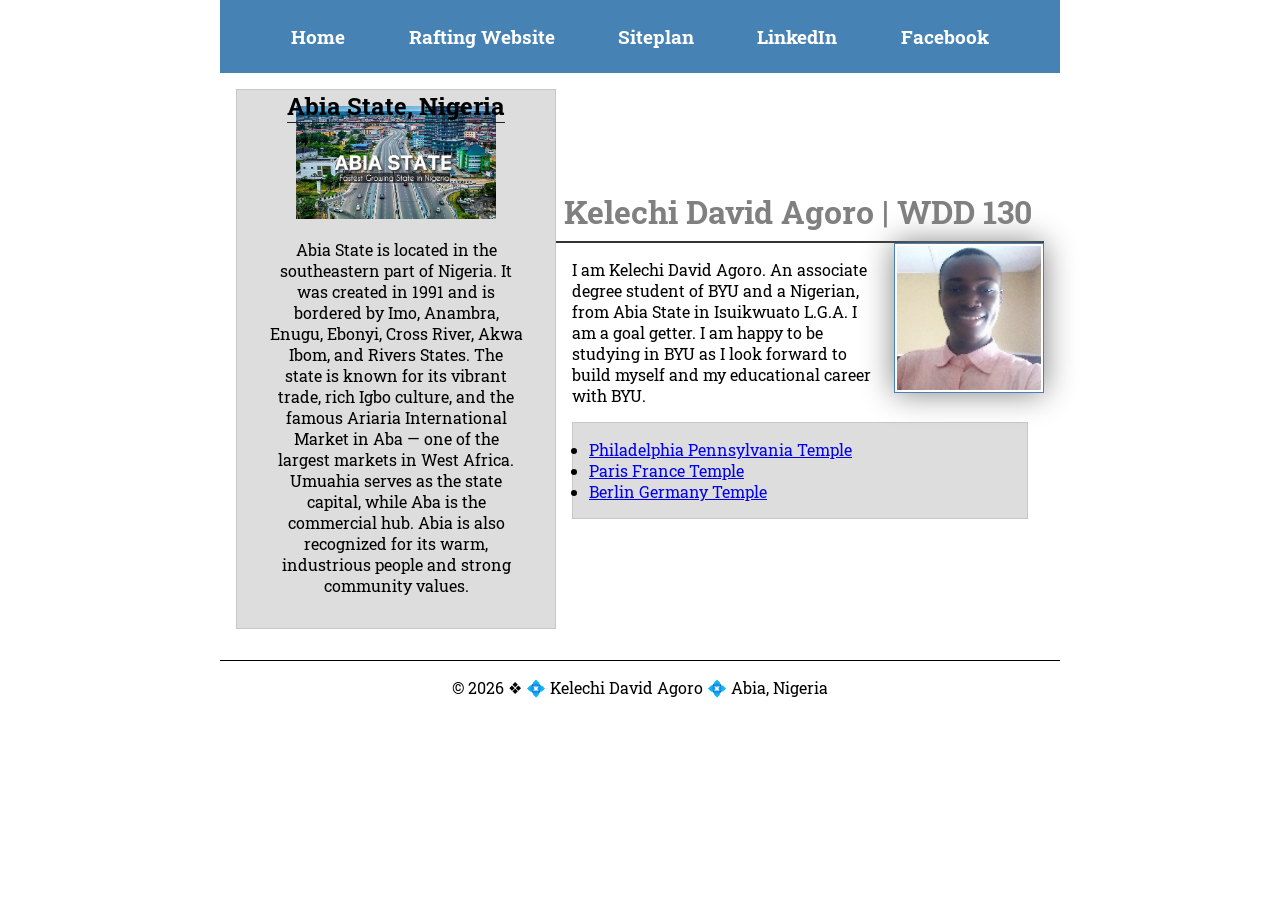
<file: index.html>
<!DOCTYPE html>
<html lang="en">

<head>
    <meta charset="UTF-8">
    <meta name="viewport" content="width=device-width, initial-scale=1.0">
    <title>Kelechi David Agoro | WDD 130</title>
    <meta name="description"
      content="Kelechi David Agoro's BYU-Idaho WDD 130 course home page. A Nigerian student from Abia State pursuing a degree in Web and App Development.">
    <meta name="author" content="Kelechi David Agoro">
    <link rel="stylesheet" href="styles/styles.css">
    <link rel="preconnect" href="https://fonts.googleapis.com">
    <link rel="preconnect" href="https://fonts.gstatic.com" crossorigin>
    <link href="https://fonts.googleapis.com/css2?family=Roboto+Slab:wght@100..900&display=swap"
      rel="stylesheet">
</head>

<body>
    <header>
        <nav>
            <a href="#">Home</a>
            <a href="wwr/">Rafting Website</a>
            <a href="wwr/site-plan-rafting.html">Siteplan</a>
            <a href="https://linkedin.com" target="_blank">LinkedIn</a>
            <a href="https://facebook.com" target="_blank">Facebook</a>
        </nav>
    </header>

    <div class="grid">
        <aside class="box">
            <h2>Abia State, Nigeria</h2>
            <img src="images/abia.jpg" alt="Abia State Nigeria landscape">
            <p>Abia State is located in the southeastern part of Nigeria. It was created in 1991
                and is bordered by Imo, Anambra, Enugu, Ebonyi, Cross River, Akwa Ibom, and Rivers
                States. The state is known for its vibrant trade, rich Igbo culture, and the
                famous Ariaria International Market in Aba — one of the largest markets in West
                Africa. Umuahia serves as the state capital, while Aba is the commercial hub.
                Abia is also recognized for its warm, industrious people and strong community values.
            </p>
        </aside>

        <main>
            <h1>Kelechi David Agoro | WDD 130</h1>
            <img src="images/profile.jpg" alt="Kelechi David Agoro Picture" width="100">
            <p>I am Kelechi David Agoro. An associate degree student of BYU and a Nigerian,
                from Abia State in Isuikwuato L.G.A. I am a goal getter. I am happy to be
                studying in BYU as I look forward to build myself and my educational career with BYU.
            </p>
            <ul class="box indent">
                <li><a href="https://www.churchofjesuschrist.org/temples/details/philadelphia-pennsylvania-temple" target="_blank">Philadelphia
                        Pennsylvania Temple</a></li>
                <li><a href="https://www.churchofjesuschrist.org/temples/details/paris-france-temple"
                      target="_blank">Paris France Temple</a></li>
                <li><a href="https://www.churchofjesuschrist.org/temples/details/berlin-germany-temple" target="_blank">Berlin Germany
                        Temple</a></li>
            </ul>
        </main>
    </div>

    <footer>
        <p>&copy; 2026 &#10070; 💠 Kelechi David Agoro 💠 Abia, Nigeria</p>
    </footer>
</body>

</html>
</file>
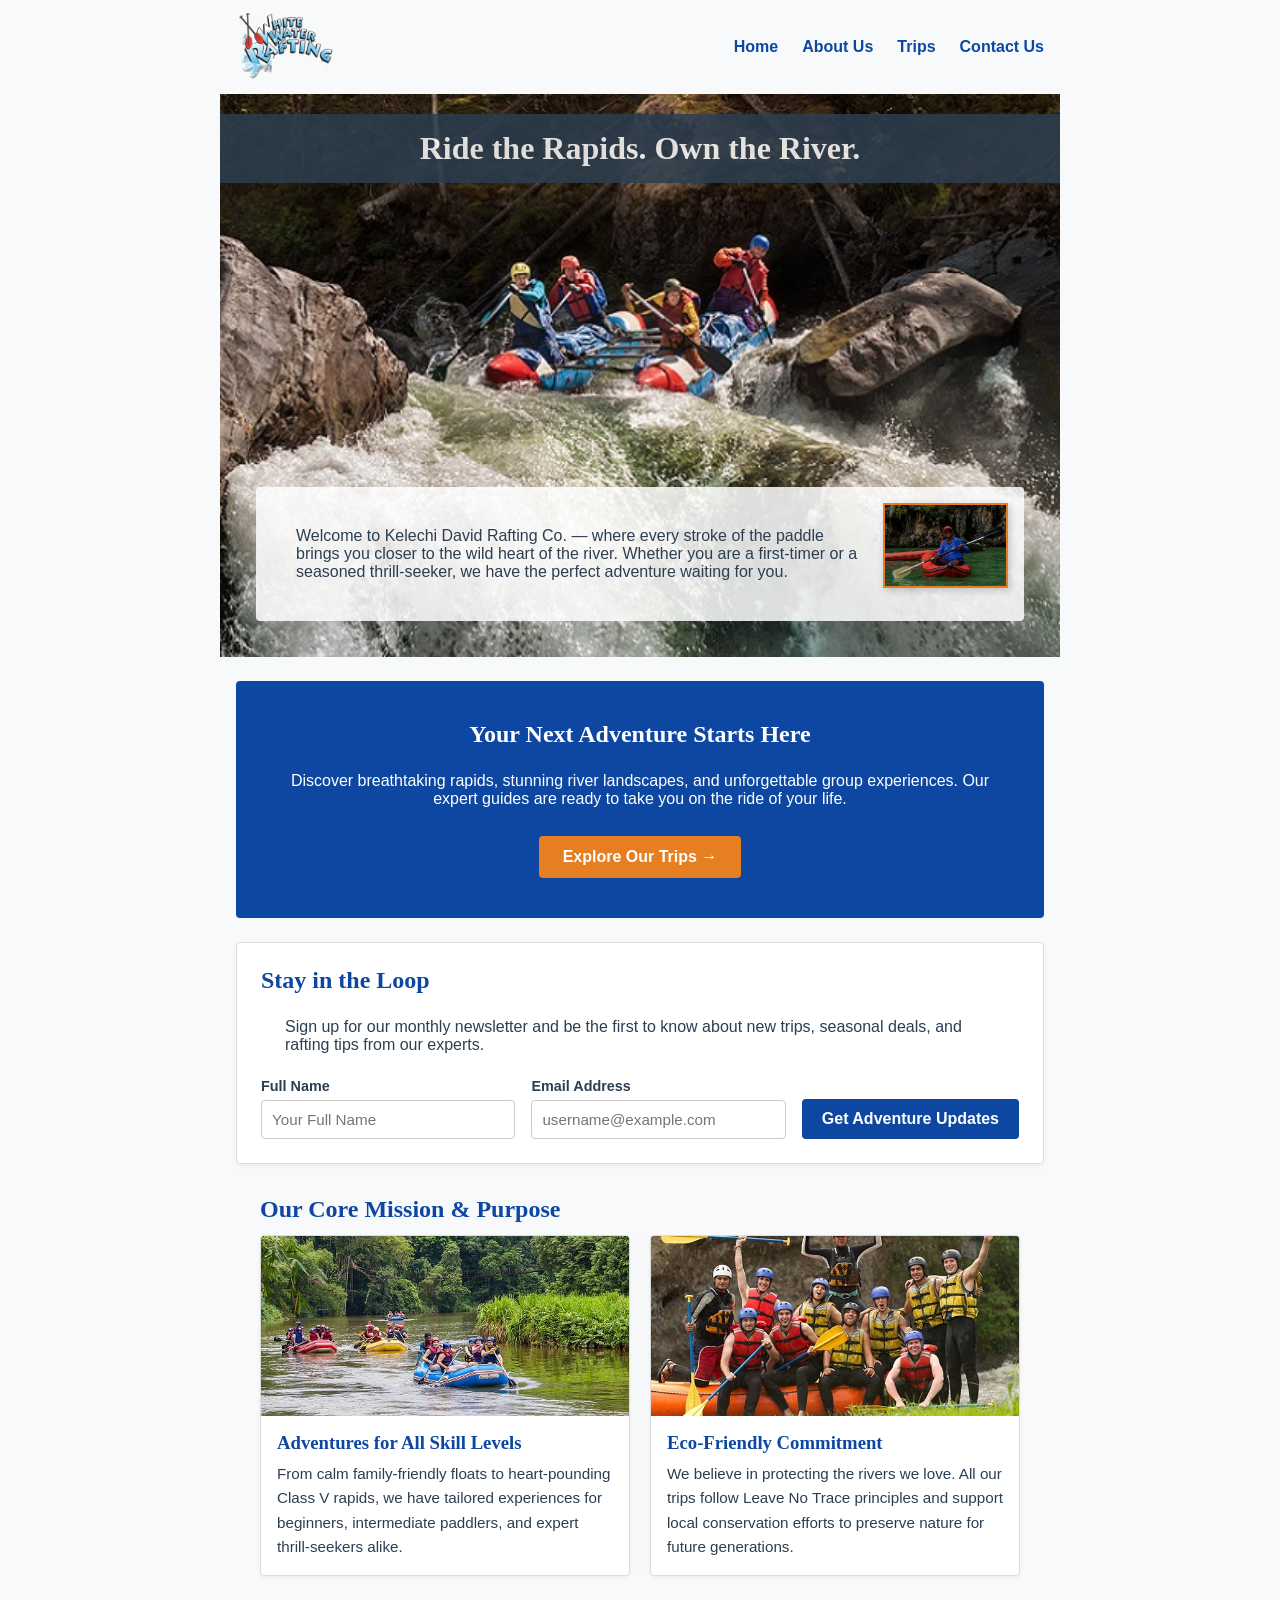
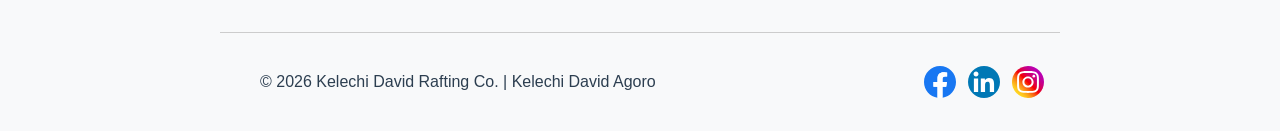
<file: wwr/index.html>
<!DOCTYPE html>
<html lang="en">

<head>
    <meta charset="UTF-8">
    <meta name="viewport" content="width=device-width, initial-scale=1.0">
    <meta name="description"
      content="Experience the thrill of white water rafting with Kelechi David Rafting Co. Book your adventure today and explore our exciting river trips in Nigeria and beyond.">
    <meta name="author" content="Kelechi David Agoro">
    <title>Home | White Water Rafting</title>
    <link rel="stylesheet" href="styles/rafting.css">
</head>

<body>

    <header>
        <div class="logo-container">
            <img src="images/logo.png" alt="White Water Rafting Company Logo" class="logo">
        </div>
        <nav>
            <ul>
                <li><a href="index.html">Home</a></li>
                <li><a href="about.html">About Us</a></li>
                <li><a href="trips.html">Trips</a></li>
                <li><a href="contact.html">Contact Us</a></li>
            </ul>
        </nav>
    </header>

    <main>

        <div class="hero">
            <img src="images/hero-background.jpg" alt="Rafters paddling through powerful white water rapids">
            <h1>Ride the Rapids. Own the River.</h1>
            <article>
                <img src="images/happy-client.jpg" alt="A happy rafter smiling after completing a river adventure">
                <p>Welcome to Kelechi David Rafting Co. — where every stroke of the paddle
                    brings you closer to the wild heart of the river. Whether you are a first-timer
                    or a seasoned thrill-seeker, we have the perfect adventure waiting for you.</p>
            </article>
        </div>

        <section class="cta-section">
            <h2>Your Next Adventure Starts Here</h2>
            <p>Discover breathtaking rapids, stunning river landscapes, and unforgettable group
                experiences. Our expert guides are ready to take you on the ride of your life.</p>
            <a href="trips.html" class="cta-button">Explore Our Trips &rarr;</a>
        </section>

        <section class="newsletter-section">
            <h2>Stay in the Loop</h2>
            <p>Sign up for our monthly newsletter and be the first to know about new trips,
                seasonal deals, and rafting tips from our experts.</p>
            <form action="#" method="post" class="newsletter-form">
                <div class="newsletter-fields">
                    <div class="form-group">
                        <label for="newsletter-name">Full Name</label>
                        <input type="text" id="newsletter-name" name="newsletter-name" placeholder="Your Full Name" required>
                    </div>
                    <div class="form-group">
                        <label for="newsletter-email">Email Address</label>
                        <input type="email" id="newsletter-email" name="newsletter-email" placeholder="username@example.com" required>
                    </div>
                    <button type="submit" class="submit-btn newsletter-btn">Get Adventure Updates</button>
                </div>
            </form>
        </section>

        <section class="purpose-offerings-section">
            <h2>Our Core Mission & Purpose</h2>
            <div class="features-grid">
                <div class="feature-card">
                    <img src="images/adventure3.jpg" alt="Family-friendly half-day rafting experience">
                    <h3>Adventures for All Skill Levels</h3>
                    <p>From calm family-friendly floats to heart-pounding Class V rapids, we
                        have tailored experiences for beginners, intermediate paddlers, and
                        expert thrill-seekers alike.</p>
                </div>
                <div class="feature-card">
                    <img src="images/adventure4.jpg" alt="Group celebrating an eco-friendly river trip">
                    <h3>Eco-Friendly Commitment</h3>
                    <p>We believe in protecting the rivers we love. All our trips follow
                        Leave No Trace principles and support local conservation efforts to
                        preserve nature for future generations.</p>
                </div>
            </div>
        </section>

    </main>

    <footer>
        <p>&copy; 2026 Kelechi David Rafting Co. | Kelechi David Agoro</p>
        <nav class="socialmedia">
            <a href="https://facebook.com" target="_blank">
                <img src="images/facebook.svg" alt="Facebook Icon">
            </a>
            <a href="https://linkedin.com" target="_blank">
                <img src="images/linkedin.svg" alt="LinkedIn Icon">
            </a>
            <a href="https://instagram.com" target="_blank">
                <img src="images/instagram.svg" alt="Instagram Icon">
            </a>
        </nav>
    </footer>

</body>

</html>
</file>
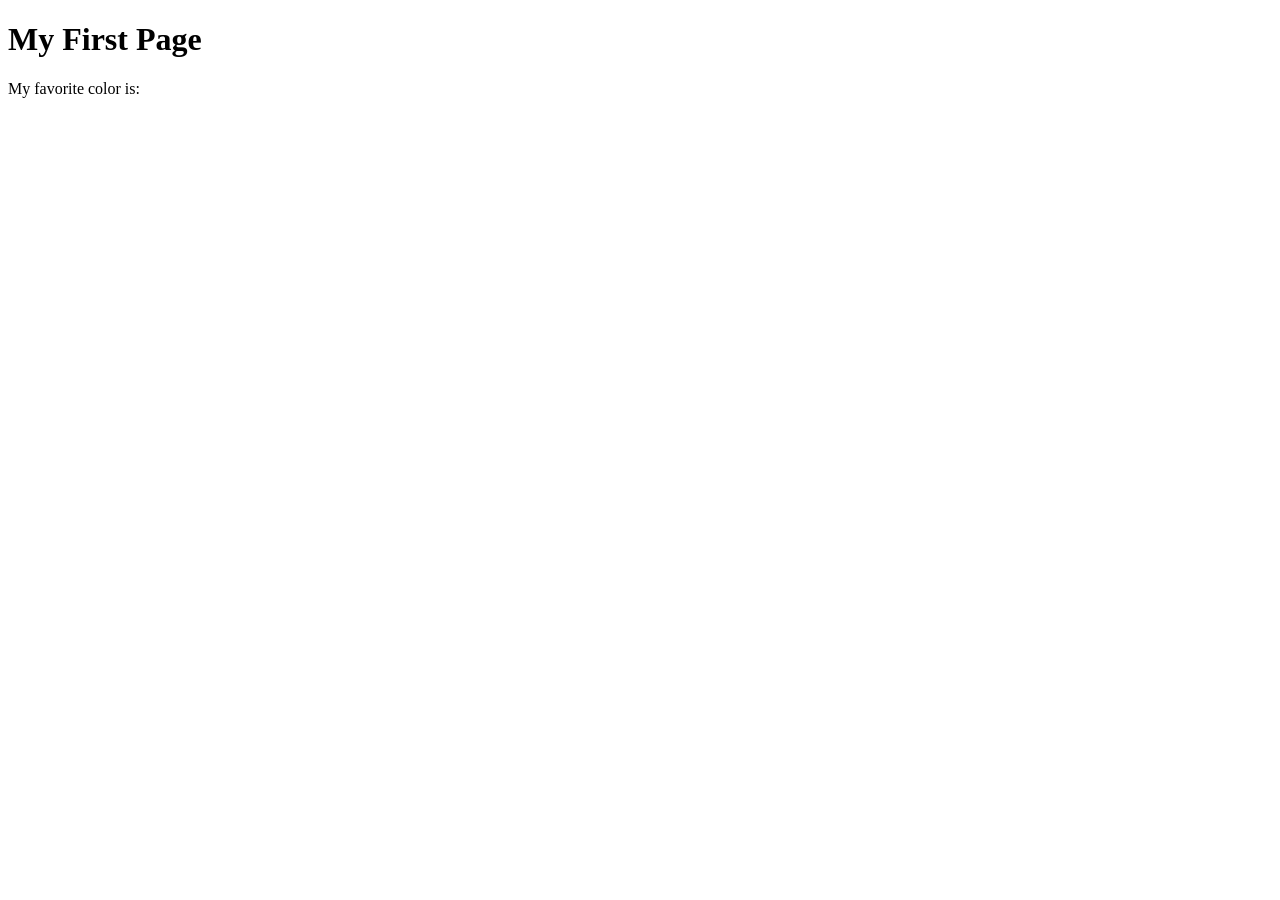
<file: week01/first-page.html>
<!DOCTYPE html>
<html lang="en">
<head>
    <meta charset="UTF-8">
    <meta name="viewport" content="width=device-width, initial-scale=1.0">
    <title>My First Page</title>
</head>
<body>
    <h1>My First Page</h1>
    <p>My favorite color is: </p>
</body>
</html>
</file>
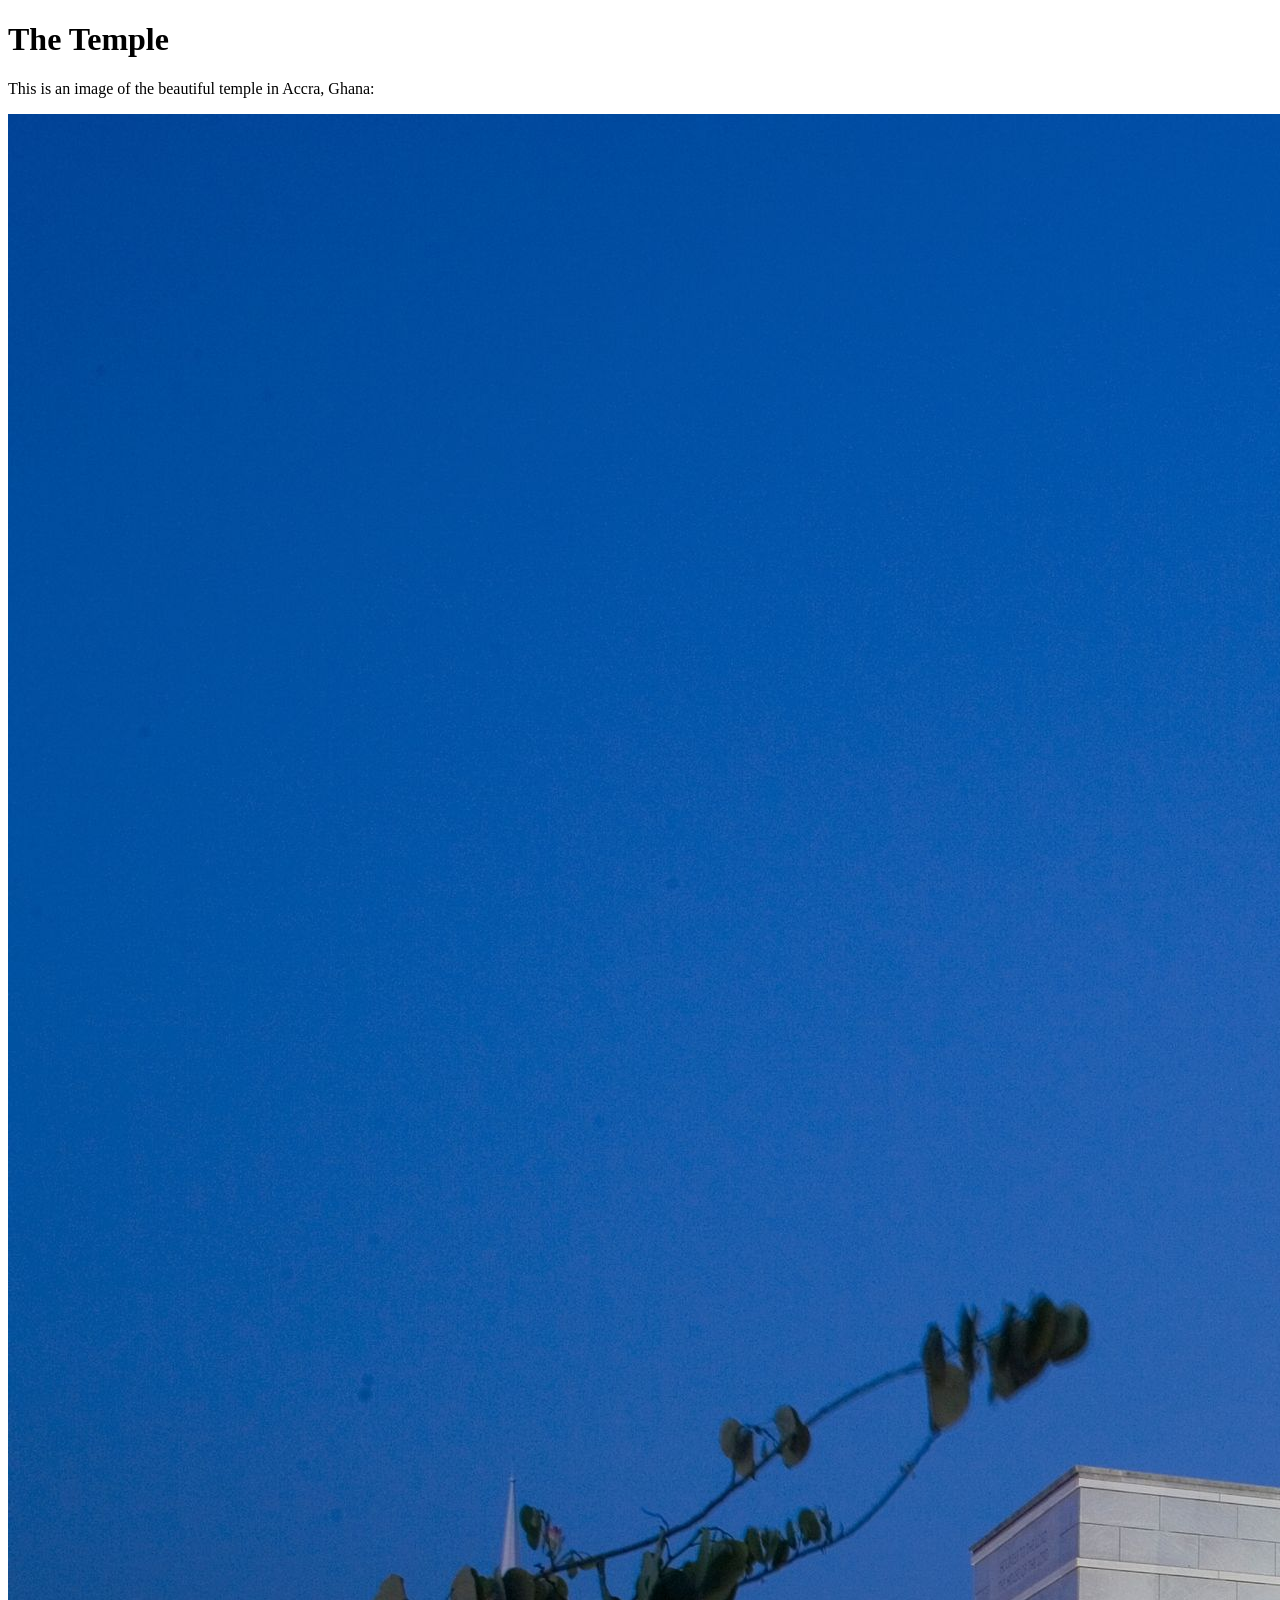
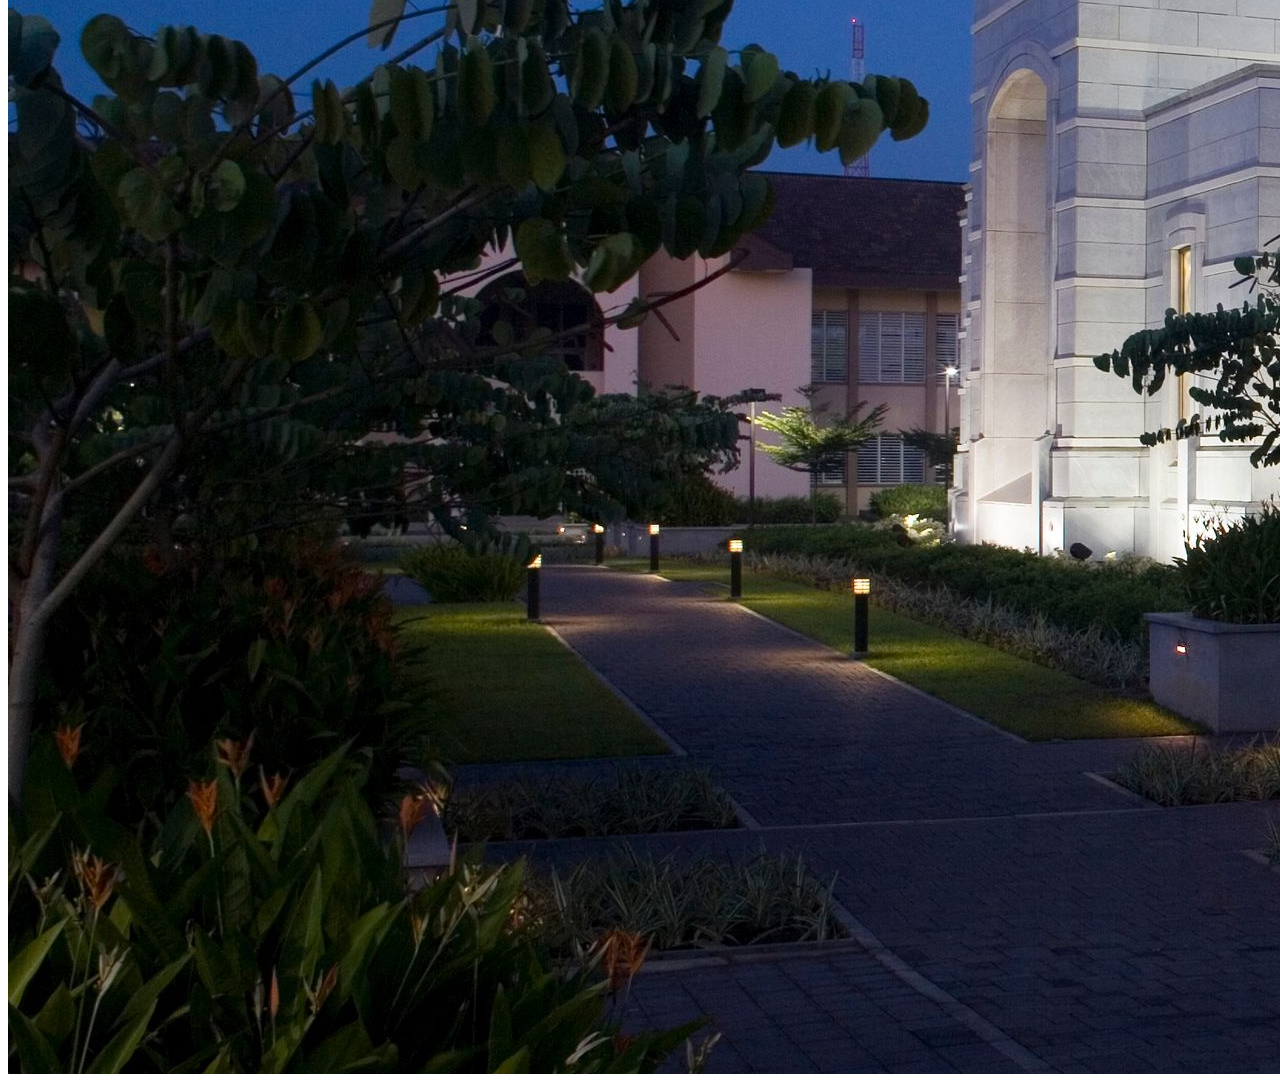
<file: week01/images.html>
<!DOCTYPE html>
<html lang="en">
<head>
    <meta charset="UTF-8">
    <meta name="viewport" content="width=device-width, initial-scale=1.0">
    <title>Temple Image</title>
</head>
<body>
    <h1>The Temple</h1>
    <p>This is an image of the beautiful temple in Accra, Ghana:</p>
    <img src="images/temple-large.jpeg" alt="The Accra Ghana Temple">
    
</body>
</html>
</file>
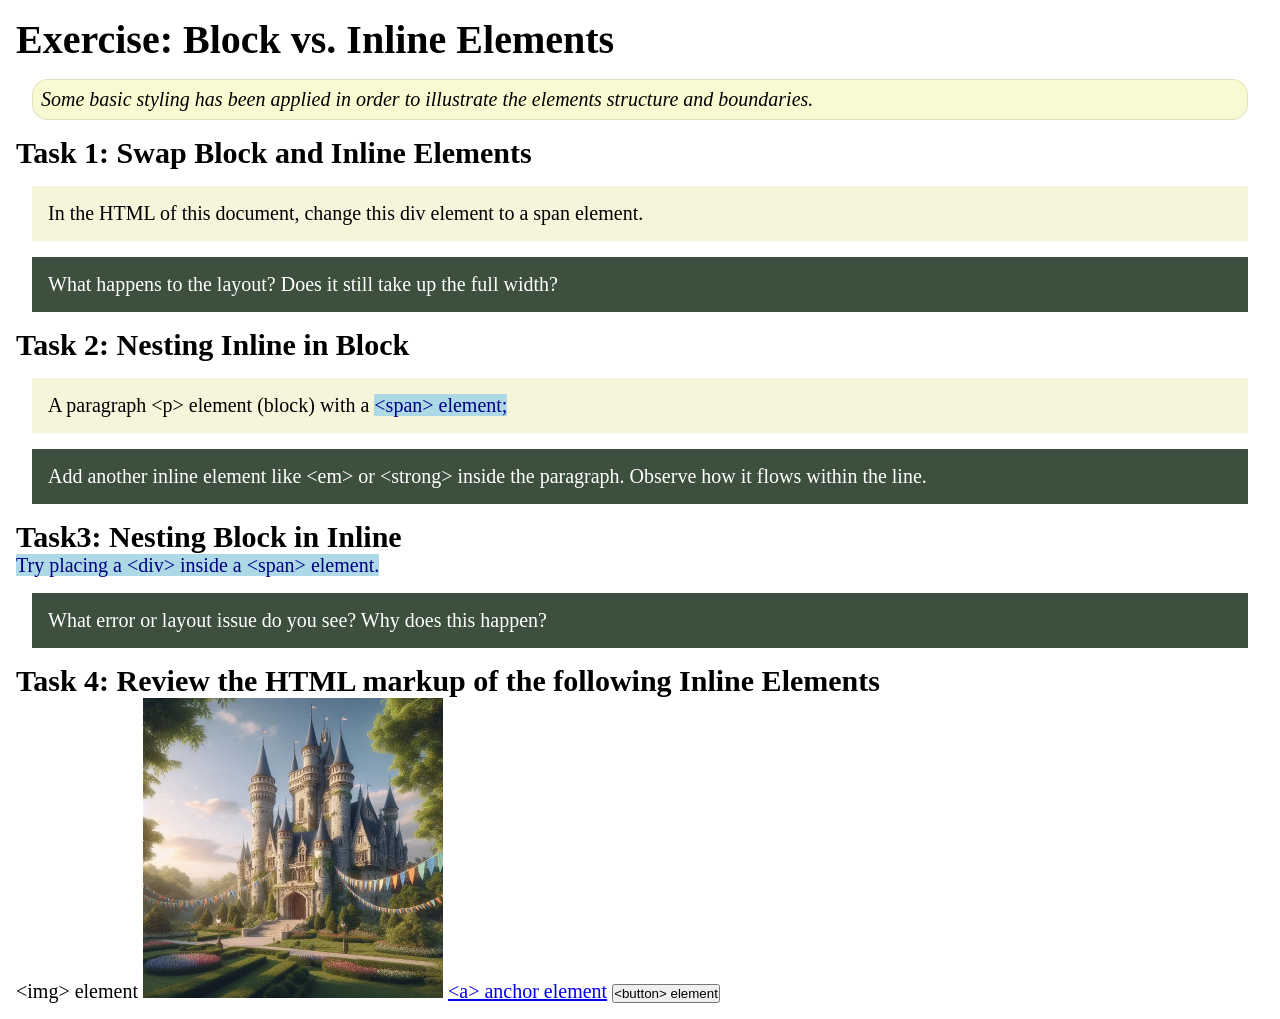
<file: week02/block-vs-inline.html>
<!DOCTYPE html>
<html lang="en">

<head>
    <meta charset="UTF-8">
    <meta name="viewport" content="width=device-width, initial-scale=1.0">
    <title>Exercise: Block vs. Inline Elements</title>
    <link rel="stylesheet" href="styles/block-vs-inline.css">
</head>

<body>
    <main>
        <h1>Exercise: Block vs. Inline Elements</h1>
        <p class="note">Some basic styling has been applied in order to illustrate the elements structure and
            boundaries.</p>

        <h2>Task 1: Swap Block and Inline Elements</h2>
        <div>In the HTML of this document, change this div element to a span element.</div>

        <p class="question">What happens to the layout? Does it still take up the full width?</p>

        <h2>Task 2: Nesting Inline in Block</h2>
        <p>A paragraph &lt;p&gt; element (block) with a <span>&lt;span&gt; element;</span></p>
        <p class="question">Add another inline element like &lt;em&gt; or &lt;strong&gt; inside the paragraph. Observe
            how it flows within the line.</p>

        <h2>Task3: Nesting Block in Inline</h2>
        <span>Try placing a &lt;div&gt; inside a &lt;span&gt; element.</span>
            <p class="question">What error or layout issue do you see? Why does this happen?</p>


            <h2>Task 4: Review the HTML markup of the following Inline Elements</h2>
        &lt;img&gt; element
        <img src="images/castle.webp" alt="placeholder image (images are inline)" width="300" height="300">
        <a href="https://churchofjesuschrist.org">&lt;a&gt; anchor element</a>
        <button type="button">&lt;button&gt; element</button>
    </main>
</body>

</html>
</file>
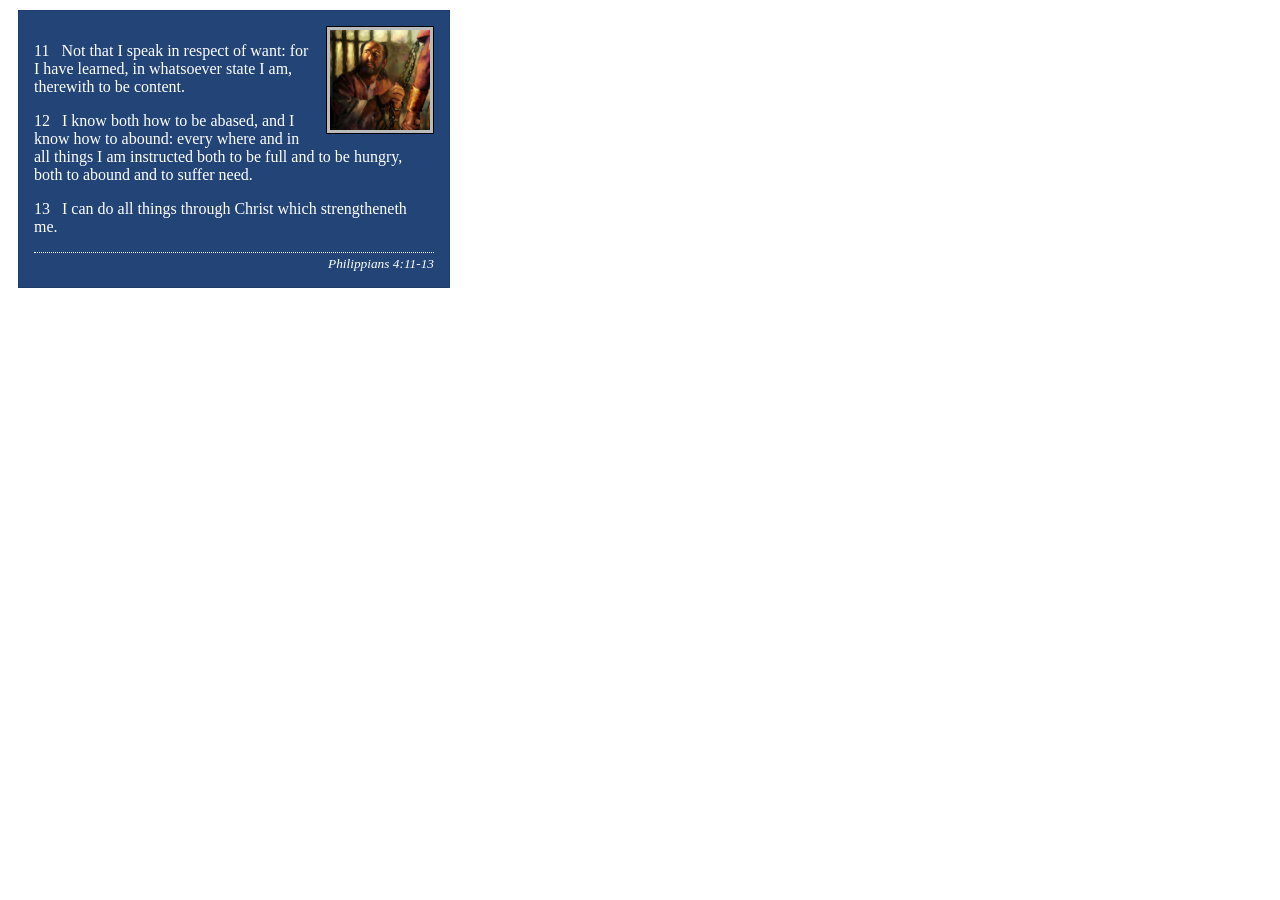
<file: week02/box-model-solution.html>
<!DOCTYPE html>
<html lang="en">
<head>
    <meta charset="UTF-8">
    <meta name="viewport" content="width=device-width, initial-scale=1.0">
    <title>Box Model Activity</title>
    <link rel="stylesheet" href="styles/box-model-solution.css">
</head>
<body>
    <main>
        <div class="callout">
            <img src="images/apostle-paul-imprisoned.webp" alt="Paul the Apostle - Imprisoned in Rome" width="200" height="200">
            <blockquote>
                <p>11 &nbsp; Not that I speak in respect of want: for I have learned, in whatsoever state I am, therewith to be content.</p>
                <p>12 &nbsp; I know both how to be abased, and I know how to abound: every where and in all things I am instructed both to be full and to be hungry, both to abound and to suffer need.</p>
                <p>13 &nbsp; I can do all things through Christ which strengtheneth me.</p>
            </blockquote>
            <cite>Philippians 4:11-13</cite>
        </div>
    </main>
</body>
</html>
</file>
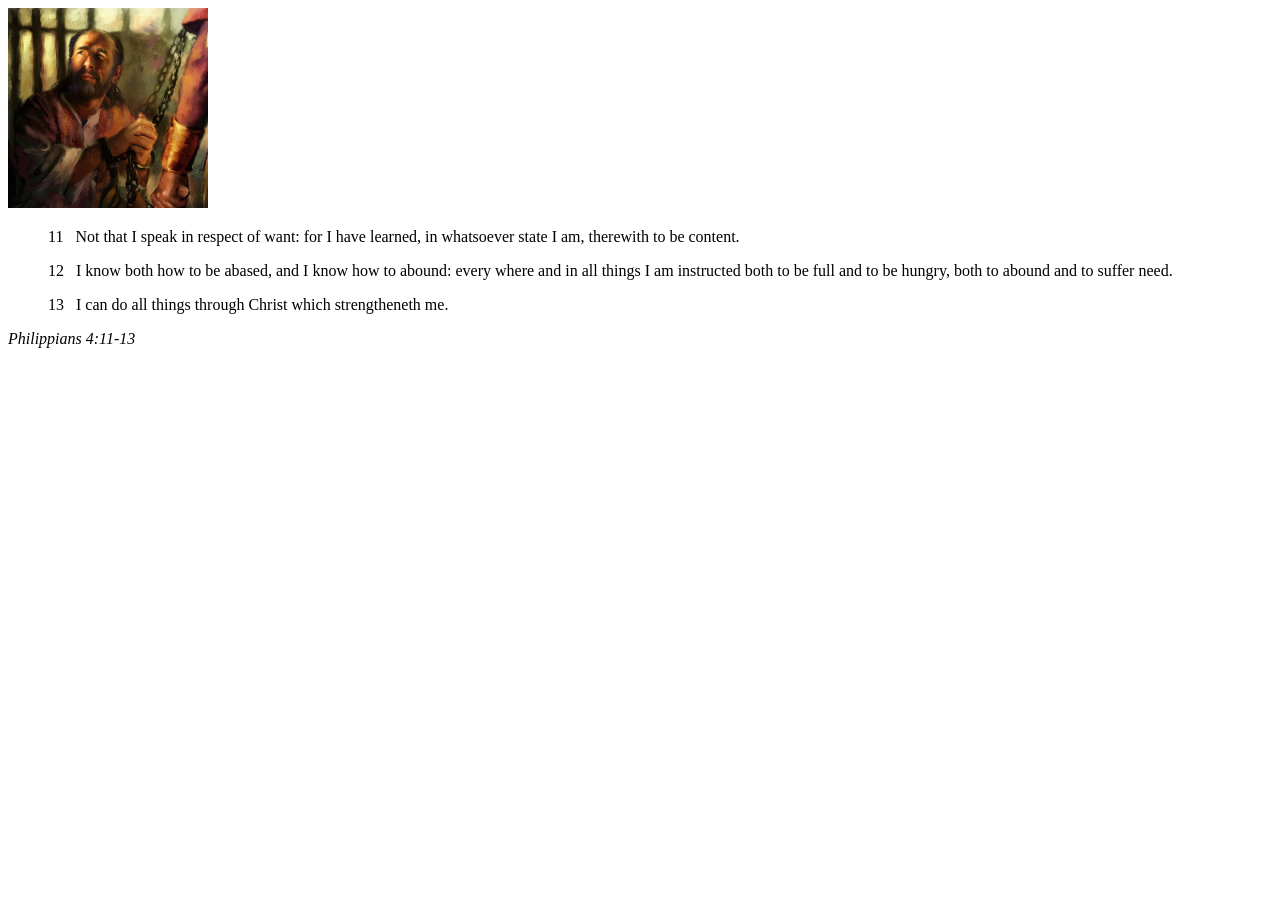
<file: week02/box-model.html>
<!DOCTYPE html>
<html lang="en">
<head>
    <meta charset="UTF-8">
    <meta name="viewport" content="width=device-width, initial-scale=1.0">
    <title>Box Model Activity</title>
</head>
<body>
    <main>
        <div class="callout">
            <img src="images/apostle-paul-imprisoned.webp" alt="Paul the Apostle - Imprisoned in Rome" width="200" height="200">
            <blockquote>
                <p>11 &nbsp; Not that I speak in respect of want: for I have learned, in whatsoever state I am, therewith to be content.</p>
                <p>12 &nbsp; I know both how to be abased, and I know how to abound: every where and in all things I am instructed both to be full and to be hungry, both to abound and to suffer need.</p>
                <p>13 &nbsp; I can do all things through Christ which strengtheneth me.</p>
            </blockquote>
            <cite>Philippians 4:11-13</cite>
        </div>
    </main>
</body>
</html>
</file>
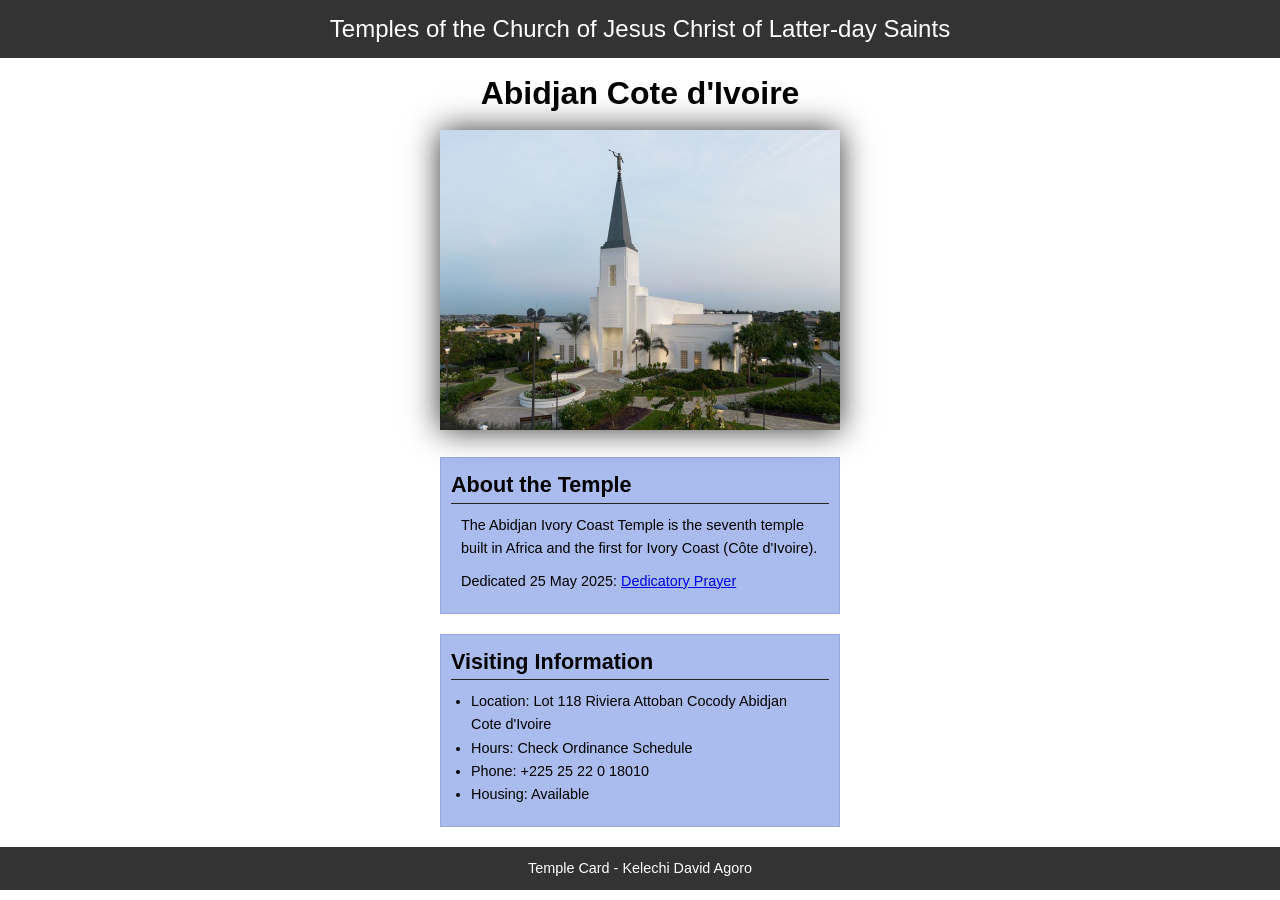
<file: week02/temple.html>
<!DOCTYPE html>
<html lang="en">

<head>
    <meta charset="UTF-8">
    <meta name="viewport" content="width=device-width, initial-scale=1.0">
    <title>Temple Card - Abidjan Cote d'Ivoire</title>
    <link rel="stylesheet" href="styles/temple.css">
</head>

<body>
    <header>
        <p>Temples of the Church of Jesus Christ of Latter-day Saints</p>
    </header>
    <main>
        <h1>Abidjan Cote d'Ivoire</h1>
        <picture>
            <img src="images/abidjan-ivory-coast.jpeg" alt="Abidjan Cote d'Ivoire Temple">
        </picture>
        <section>
            <h2>About the Temple</h2>
            <p>The Abidjan Ivory Coast Temple is the seventh temple built in Africa and the first
                for Ivory Coast (Côte
                d'Ivoire).</p>
            <p>Dedicated 25 May 2025: <a
                  href="https://www.churchofjesuschrist.org/temples/dedicatory-prayer/abidjan-ivory-coast-temple/2025-05-25?lang=eng"
                  target="_blank" rel="noopener noreferrer">Dedicatory Prayer</a></p>
        </section>
        <section>
            <h2>Visiting Information</h2>
            <ul>
                <li>Location: Lot 118 Riviera Attoban Cocody Abidjan Cote d'Ivoire</li>
                <li>Hours: Check Ordinance Schedule</li>
                <li>Phone: +225 25 22 0 18010</li>
                <li>Housing: Available</li>
            </ul>
        </section>
    </main>
    <footer>
        <p>Temple Card - Kelechi David Agoro</p>
    </footer>
</body>

</html>
</file>
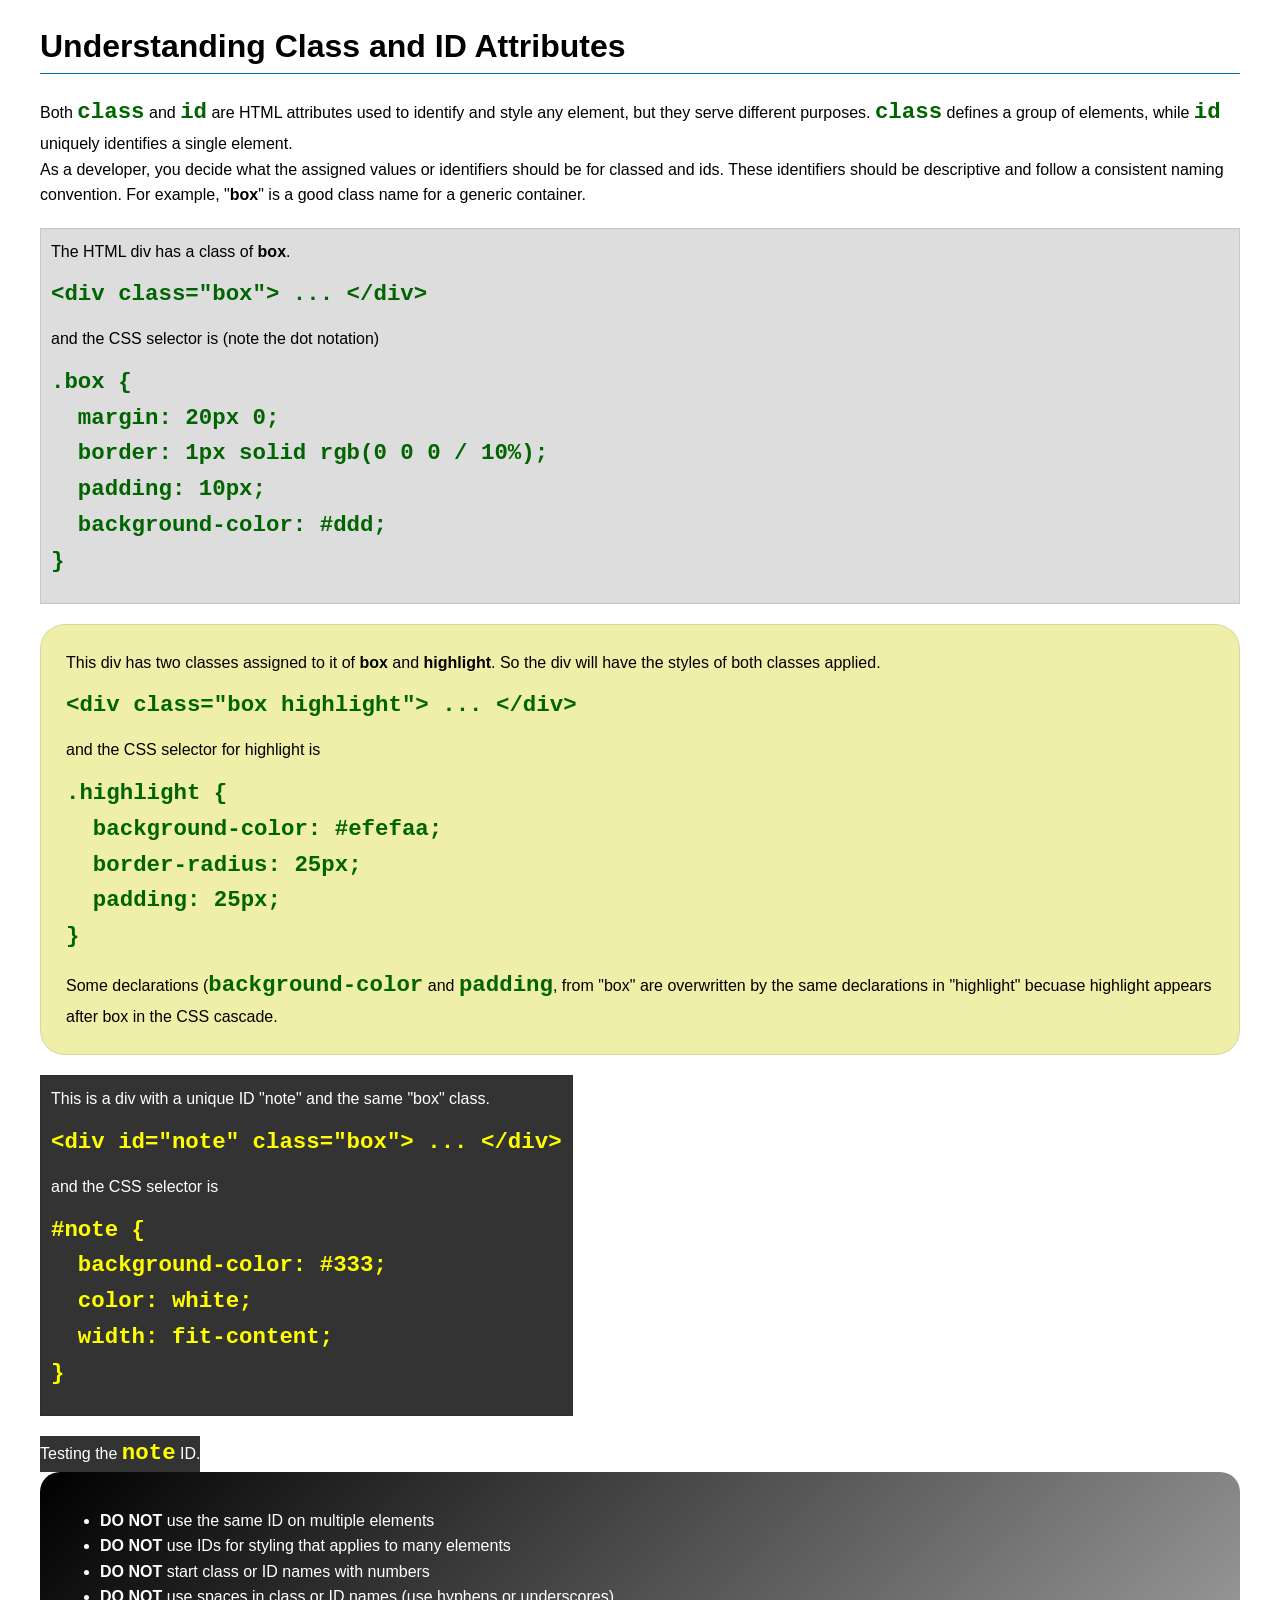
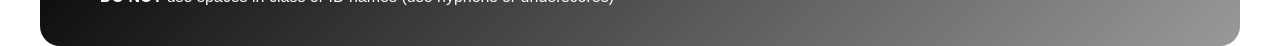
<file: week03/class-and-id.html>
<!DOCTYPE html>
<html lang="en">

<head>
    <meta charset="UTF-8">
    <meta name="viewport" content="width=device-width, initial-scale=1.0">
    <title>Class vs ID Attributes</title>
    <link rel="stylesheet" href="styles/class-and-id.css">
</head>

<body>
    <h1>Understanding Class and ID Attributes</h1>
    <p>Both <code>class</code> and <code>id</code> are HTML attributes used to identify and style any element, but they
        serve different purposes. <code>class</code> defines a group of elements, while <code>id</code> uniquely
        identifies a single element.</p>
    <p>As a developer, you decide what the assigned values or identifiers should be for classed and ids. These
        identifiers should be
        descriptive and follow a consistent naming convention. For example, "<strong>box</strong>" is a good class name
        for a generic container.</p>
    <div class="box">
        <p>The HTML div has a class of <strong>box</strong>.</p>
        <pre><code class="html">&lt;div class="box"&gt; ... &lt;/div&gt;</code></pre>
        and the CSS selector is (note the dot notation)
        <pre><code class="css">.box {
  margin: 20px 0;
  border: 1px solid rgb(0 0 0 / 10%);
  padding: 10px;
  background-color: #ddd; 
}</code></pre>
    </div>

    <div class="box highlight">
        <p>This div has two classes assigned to it of <strong>box</strong> and <strong>highlight</strong>. So the div
            will have the styles of both classes applied.</p>
        <pre><code class="html">&lt;div class="box highlight"&gt; ... &lt;/div&gt;</code></pre>
        and the CSS selector for highlight is
        <pre><code class="css">.highlight {
  background-color: #efefaa;
  border-radius: 25px;
  padding: 25px;
}</code></pre>
<p>Some declarations (<code>background-color</code> and <code>padding</code>, from "box" are overwritten by the same declarations in "highlight" becuase highlight appears after box in the CSS cascade.</p>
    </div>

    <div id="note" class="box">
        <p>This is a div with a unique ID "note" and the same "box" class.</p>
        <pre><code class="html">&lt;div id="note" class="box"&gt; ... &lt;/div&gt;</code></pre>
        and the CSS selector is
        <pre><code class="css">#note {
  background-color: #333;
  color: white;
  width: fit-content;
}</code></pre>
    </div>

    <div id="note">
        <p>Testing the <code>note</code> ID.</p>
    </div>

    <section id="best-practice">
        <ul>
            <li><strong>DO NOT</strong> use the same ID on multiple elements</li>
            <li><strong>DO NOT</strong> use IDs for styling that applies to many elements</li>
            <li><strong>DO NOT</strong> start class or ID names with numbers</li>
            <li><strong>DO NOT</strong> use spaces in class or ID names (use hyphens or underscores)</li>
        </ul>
    </section>




</body>

</html>
</file>
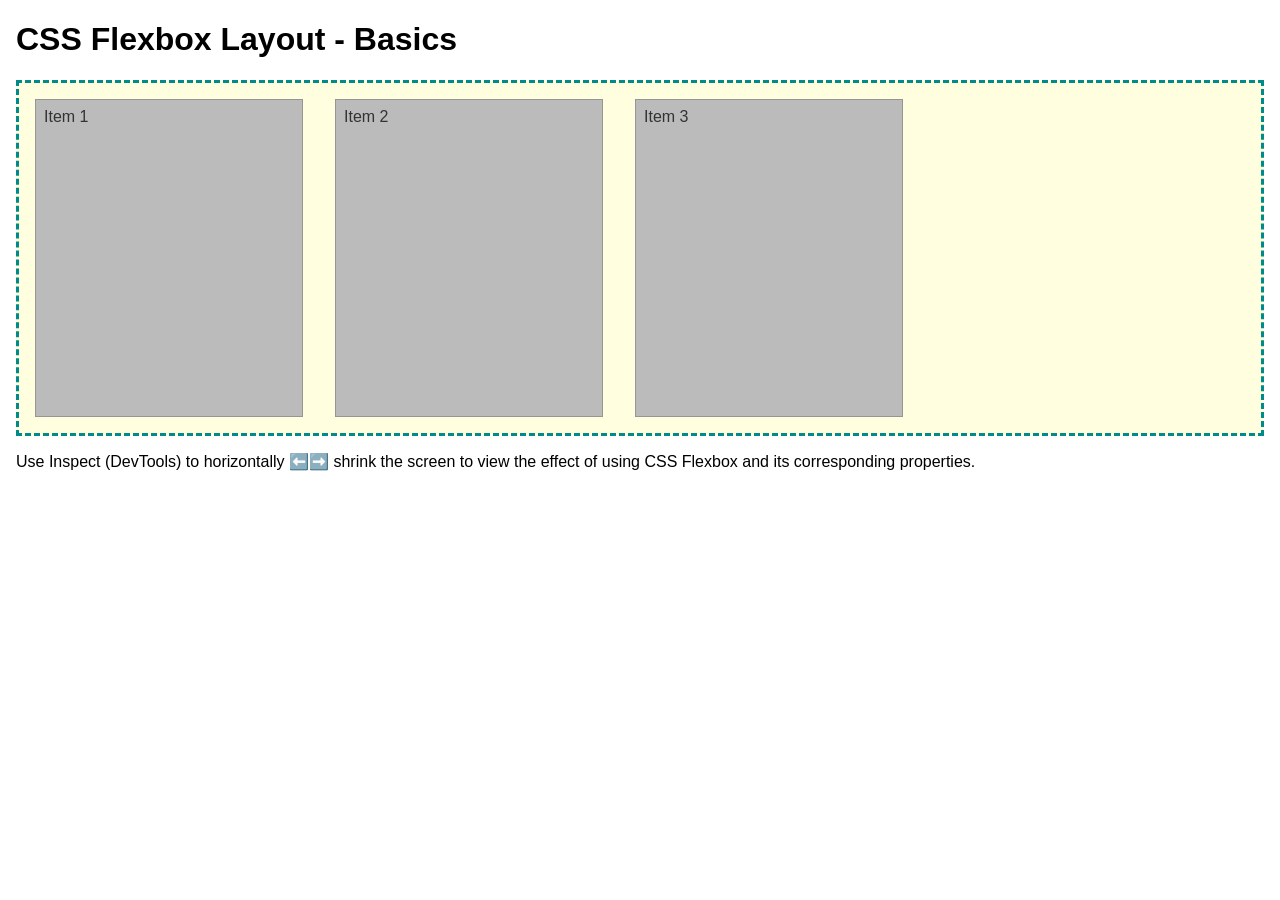
<file: week04/flexbox-layout.html>
<!DOCTYPE html>
<html lang="en">
<head>
    <meta charset="UTF-8">
    <meta name="viewport" content="width=device-width, initial-scale=1.0">
    <title>CSS Flexbox Layout - Basics</title>
    <link rel="stylesheet" href="styles/flexbox.css">
</head>
<body>
    <main>
        <h1>CSS Flexbox Layout - Basics</h1>
        <div class="flex-container">
            <div class="flex-item item1">Item 1</div>
            <div class="flex-item item2">Item 2</div>
            <div class="flex-item item3">Item 3</div>
        </div>
        <p>Use Inspect (DevTools) to horizontally ⬅️➡️ shrink the screen to view the effect of using CSS Flexbox and its corresponding properties.</p>
    </main>
</body>
</html>
</file>
<file: styles/styles.css>
/* WDD 130 | Home Page
   Author: Kelechi David Agoro */

* {
    margin: 0;
    padding: 0;
    box-sizing: border-box;
}

body {
    font-size: 16px;
    font-family: 'Roboto Slab', Roboto, Arial, sans-serif;
}

/* Page Layout Constraints */
header,
.grid,
footer {
    max-width: 840px;
    margin: 0 auto;
}

/* Navigation - Flexbox Setup */
nav {
    background-color: steelblue;
    padding: 1rem;
    display: flex;
    justify-content: space-evenly;
    align-items: center;
}

nav a {
    display: block;
    padding: 0.5rem;
    text-decoration: none;
    font-size: 1.2rem;
    font-weight: 700;
    color: #fff;
    /* shorthand for white */
}

h1 {
    color: #808080;
    padding: .5rem;
    border-bottom: 2px solid #333;
}

/* Profile image inside main */
main img {
    width: 150px;
    height: auto;
    border: 1px solid #4682B4;
    padding: 2px;
    box-shadow: 0 0 30px #808080;
    float: right;
    margin: 0 0 1rem 1rem;
}

p {
    margin: 1rem;
    padding: 0;
}

h2 {
    border-bottom: 1px solid #222;
}

/* CSS Grid Framework */
.grid {
    display: grid;
    grid-template-columns: 20rem 1fr;
    align-items: center;
}

main {
    grid-column: 2 / 3;
    margin: 1rem;
}

/* Aside section - country/state info */
aside {
    width: 20rem;
    margin: 1rem;
    border: 1px solid rgb(0 0 0 / 0.2);
    padding: 1rem;
    background-color: #eee;
    color: #333;
    text-align: center;
    position: relative;
    grid-column: 1 / 2;
    grid-row: 1 / 2;
}

/* Image inside aside */
aside img {
    width: 200px;
    height: auto;
}

aside h2 {
    position: absolute;
    top: .1px;
    left: 50px;
}

/* Footer styling */
footer {
    margin-top: 15px;
    border-top: 1px solid #000;
    text-align: center;
}

/* Class Selectors */
.box {
    margin: 1rem;
    border: 1px solid rgba(0, 0, 0, 0.1);
    padding: 1rem;
    background-color: #ddd;
    color: #000;
}

.indent {
    padding-left: 1rem;
}
</file>
<file: wwr/styles/rafting.css>
/* ==========================================================================
   1. Design Tokens (Variables) & Base Reset
   ========================================================================== */
:root {
  --primary-color: #0d47a1;     /* Deep River Blue */
  --secondary-color: #e67e22;   /* Safety Orange Accent */
  --accent1-color: #2c3e50;       /* Dark Slate Charcoal */
  --accent2-color: #f8f9fa;       /* Soft Light Grey */
  --heading-font: "Georgia", "Times New Roman", serif;
  --body-font: Arial, Helvetica, sans-serif;
}

/* Universal Box-Model Reset */
* {
  margin: 0;
  padding: 0;
  box-sizing: border-box;
}

/* Base Body Styling */
body {
  font-family: var(--body-font);
  color: var(--accent1-color);
  background-color: var(--accent2-color);
}

/* Center Content & Limit Page Width */
header, main, footer {
  width: 840px;
  margin: 0 auto;
}

/* Typography Base Styling */
h1, h2 {
  font-family: var(--heading-font);
  color: var(--primary-color);
}

/* Global Grid/Spacing Layout Rules */
p, section, article {
  margin: 16px;
  padding: 8px;
}

/* ==========================================================================
   2. Layout, Navigation, & Header/Footer Specific Elements
   ========================================================================== */
/* Header Grid Layout */
header {
  display: grid;
  grid-template-columns: auto 1fr;
  align-items: center;
  padding: 10px 16px;
}

/* Logo Sizing */
.logo {
  max-height: 70px;
  width: auto;
}

/* Flexbox Navigation Links */
header nav ul {
  display: flex;
  list-style: none;
  justify-content: flex-end;
  gap: 24px;
}

header nav a {
  text-decoration: none;
  color: var(--primary-color);
  font-weight: bold;
}

/* Navigation link hover effect */
header nav a:hover {
  color: var(--secondary-color);
}

/* Footer layout */
footer {
  display: flex;
  justify-content: space-between;
  align-items: center;
  padding: 16px;
  border-top: 1px solid #ccc;
}

/* Remove text decoration from social icons */
.socialmedia {
  display: flex;
  gap: 12px;
}

.socialmedia a {
  text-decoration: none;
}

/* Ensure footer icons align politely */
.socialmedia img {
  width: 32px;
  height: 32px;
  vertical-align: middle;
}

/* ==========================================================================
   3. Hero Component & Absolute Positioning Overlays
   ========================================================================== */
/* Relative Container Setup */
.hero {
  position: relative;
}

/* Base Background Image Layer */
.hero > img {
  display: block;
  width: 100%;
  height: auto;
}

/* Overlay Title Heading */
h1 {
  position: absolute;
  top: 20px;
  width: 100%;
  padding: 16px;
  text-align: center;
  opacity: 0.85;
  background-color: var(--accent1-color);
  color: #ffffff;
}

/* Overlay Article Box */
.hero article {
  position: absolute;
  bottom: 20px;
  left: 20px;
  right: 20px;
  background-color: rgba(255, 255, 255, 0.85); /* Semitransparent white */
  padding: 16px;
  border-radius: 4px;
}

/* Floated Article Image */
.hero article img {
  float: right;
  width: 125px;
  height: auto;
  margin-left: 16px;
  margin-bottom: 8px;
  border: 2px solid var(--secondary-color); 
  box-shadow: 2px 2px 8px rgba(0,0,0,0.2);
}

/* ==========================================================================
   4. History & Adventure Sections Layout
   ========================================================================== */
.history-section h2, 
.adventures-section h2,
.purpose-offerings-section h2 {
  margin-bottom: 12px;
  margin-left: 16px;
}

/* Purpose & Offerings Grid Layout Rules */
.features-grid {
  display: grid;
  grid-template-columns: 1fr 1fr;
  gap: 20px;
  margin: 0 16px 32px 16px;
}

.feature-card {
  background-color: #ffffff;
  border: 1px solid #ddd;
  border-radius: 4px;
  overflow: hidden;
  box-shadow: 0 2px 4px rgba(0,0,0,0.05);
  padding-bottom: 16px;
}

.feature-card img {
  width: 100%;
  height: 180px;
  object-fit: cover;
  display: block;
}

.feature-card h3 {
  margin: 16px 16px 8px 16px;
  color: var(--primary-color);
  font-family: var(--heading-font);
}

.feature-card p {
  margin: 0 16px;
  padding: 0;
  font-size: 0.95rem;
  line-height: 1.6;
}

/* Adventures Grid Styling */
.adventures-grid {
  display: grid;
  grid-template-columns: repeat(5, 1fr);
  gap: 12px;
  padding: 8px 0;
}

.adventures-grid figure {
  margin: 0;
  text-align: center;
  background-color: #ffffff;
  border: 1px solid #ddd;
  border-radius: 4px;
  overflow: hidden;
  box-shadow: 0 2px 4px rgba(0,0,0,0.05);
}

.adventures-grid figure img {
  width: 100%;
  height: 120px;
  object-fit: cover;
  display: block;
}

.adventures-grid figcaption {
  font-size: 0.85rem;
  padding: 8px;
  font-weight: bold;
  color: var(--accent1-color);
}

/* ==========================================================================
   5. Contact Us / Form Styles & Newsletter Custom Styling
   ========================================================================== */
.newsletter-section {
  background-color: #ffffff;
  border: 1px solid #ddd;
  border-radius: 4px;
  margin: 24px 16px;
  padding: 24px;
  box-shadow: 0 2px 4px rgba(0,0,0,0.05);
}

.newsletter-section h2 {
  margin-bottom: 8px;
}

.newsletter-form {
  margin-top: 16px;
}

.newsletter-fields {
  display: flex;
  align-items: flex-end;
  gap: 16px;
  flex-wrap: wrap;
}

.newsletter-fields .form-group {
  flex: 1;
  min-width: 200px;
  display: flex;
  flex-direction: column;
  gap: 6px;
}

.newsletter-fields .form-group label {
  font-weight: bold;
  color: var(--accent1-color);
  font-size: 0.9rem;
}

.newsletter-fields .form-group input {
  padding: 10px;
  border: 1px solid #ccc;
  border-radius: 4px;
  font-size: 0.95rem;
}

.newsletter-btn {
  padding: 11px 20px;
  height: auto;
  margin-bottom: 0;
}

/* Shared Form Element Rules */
.form-group {
  display: flex;
  flex-direction: column;
}

.submit-btn {
  background-color: var(--primary-color);
  color: #ffffff;
  font-size: 1rem;
  font-weight: bold;
  border: none;
  border-radius: 4px;
  cursor: pointer;
  transition: background-color 0.2s ease;
}

.submit-btn:hover {
  background-color: var(--secondary-color);
}

/* Call to Action Section Styling */
.cta-section {
  text-align: center;
  padding: 40px 16px;
  background-color: var(--primary-color);
  color: #ffffff;
  margin: 24px 16px;
  border-radius: 4px;
}

.cta-section h2, .cta-section p {
  color: #ffffff;
}

.cta-section h2 {
  margin-bottom: 12px;
}

.cta-section p {
  margin-bottom: 20px;
}

.cta-button {
  display: inline-block;
  background-color: var(--secondary-color);
  color: #ffffff;
  text-decoration: none;
  padding: 12px 24px;
  font-weight: bold;
  border-radius: 4px;
  transition: background-color 0.2s ease;
}

.cta-button:hover {
  background-color: #d35400;
}

/* ==========================================================================
   6. Trips Page Summary Table and Card Rules
   ========================================================================== */
.trip-descriptions-section {
  margin: 24px 0;
}

.trip-card {
  display: flex;
  gap: 24px;
  margin: 24px 16px;
  background-color: #ffffff;
  border: 1px solid #ddd;
  border-radius: 4px;
  overflow: hidden;
  box-shadow: 0 2px 6px rgba(0,0,0,0.05);
}

.trip-card-reverse {
  flex-direction: row-reverse;
}

.trip-card img {
  width: 300px;
  height: 220px;
  object-fit: cover;
}

.trip-card-content {
  padding: 20px;
  display: flex;
  flex-direction: column;
  justify-content: center;
}

.trip-card-content h3 {
  margin-bottom: 8px;
  color: var(--primary-color);
}

.trip-card-content .trip-meta {
  font-size: 0.85rem;
  font-weight: bold;
  color: var(--secondary-color);
  margin: 0 0 12px 0;
  padding: 0;
}

.trip-card-content p {
  margin: 0;
  padding: 0;
  font-size: 0.95rem;
  line-height: 1.7;
  color: var(--accent1-color);
}

.trips-table-section {
  margin: 40px 0;
}

.trips-table-section h2 {
  margin-bottom: 16px;
  margin-left: 16px;
}

.table-wrapper {
  overflow-x: auto;
  margin: 0 16px;
}

.trips-table {
  width: 100%;
  border-collapse: collapse;
  font-size: 0.95rem;
  background-color: #ffffff;
  box-shadow: 0 2px 6px rgba(0, 0, 0, 0.05);
  border-radius: 4px;
  overflow: hidden;
}

.trips-table thead {
  background-color: var(--primary-color);
  color: #ffffff;
}

.trips-table th, .trips-table td {
  padding: 12px 14px;
  text-align: left;
}

.trips-table th {
  font-family: var(--heading-font);
}

.trips-table tbody tr:nth-child(even) {
  background-color: var(--accent2-color);
}

.trips-table tbody tr:border-bottom {
  border-bottom: 1px solid #eee;
}

.trips-cta-section {
  text-align: center;
  padding: 40px 16px;
  background-color: var(--accent1-color);
  color: #ffffff;
  margin: 40px 16px 24px 16px;
  border-radius: 4px;
}

.trips-cta-section h2 {
  color: #ffffff;
  margin-bottom: 12px;
}

.trips-cta-section p {
  color: #ffffff;
  margin-bottom: 20px;
}
</file>
<file: week02/styles/block-vs-inline.css>
* {
    margin: 0;
    padding: 0;
}

body {
    font-size: 20px;
    margin: 1rem;
}

p,
div {
    background-color: beige;
    margin: 1rem;
    padding: 1rem;
}

span {
    color: navy;
    background-color: lightblue;
}

code {
    margin: 0;
    padding: 0;
    color: green;
    font-size: 1.2rem;
}

.note {
    font-style: italic;
    background-color: lightgoldenrodyellow;
    border-radius: 1rem;
    border: 1px solid rgb(0 0 0 / 10%);
    margin: 1rem;
    padding: .5rem;
}

.question {
    background-color: #3d503d;
    color: #fff;
}
</file>
<file: week02/styles/box-model-solution.css>
.callout {
    max-width: 400px;
    margin: 10px;
    border: 1px solid rgba(0, 0, 0, .1);
    padding: 15px;
    background-color: #247;
    color: #fff;
}

.callout img {
    float: right;
    margin: 0 0 10px 15px;
    border: 1px solid #000;
    padding: 3px;
    background-color: #bbb;
    width: 100px;
    height: auto;

}

blockquote {
    margin: 0;
}

cite {
    display: block;
    border-top: 1px dotted #fff;
    padding-top: 3px;
    text-align: right;
    font-size: smaller;
}
</file>
<file: week02/styles/temple.css>
* {
    margin: 0;
    padding: 0;
}

body {
    font-family: Arial, sans-serif;
    line-height: 1.6;
}

header,
footer {
    background-color: #333;
    color: #fff;
    padding: 10px;
    text-align: center;
    font-size: 1.5rem;
}

main {
    width: 400px;
    margin: 0 auto;
}

h1 {
    margin: 10px;
    text-align: center;
}

h2 {
    border-bottom: 1px solid #222;
}

img {
    width: 100%;
    height: auto;
    box-shadow: 0 0 30px #333;
}

section {
    margin: 20px 0;
    border: 1px solid rgb(0 0 0 / 10%);
    padding: 10px;
    background-color: #abe;
    font-size: .9rem;
}

section p {
    margin: 10px;
}

ul {
    margin: 10px 20px;
}

footer {
    font-size: .9rem;
}
</file>
<file: week03/styles/class-and-id.css>
body {
    font-family: Arial, sans-serif;
    line-height: 1.6;
    margin: 0;
    padding: 0 40px;
}

h1 {
    border-bottom: 1px solid rgb(0 110 182);
    padding-bottom: 0;
}



p {
    margin: 0;
}

code {
    color: darkgreen;
    font-weight: 700;
    font-size: 1.4rem;
}

/* Class examples - can be reused */

.box {
    margin: 20px 0;
    border: 1px solid rgb(0 0 0 / 10%);
    padding: 10px;
    background-color: #ddd; /* this is shorthand for #dddddd */
}

.highlight {
    background-color: #efefaa;
    border-radius: 25px;
    padding: 25px;
}

/* ID examples - should be unique */

#note {
    background-color: #333;
    color: white;
    width: fit-content;
}

#note code {
    color: yellow;
}

#best-practice {
    background: linear-gradient(135deg, #000 0%, #999 100%);
    color: white;
    border-radius: 20px;
    padding: 20px
}
</file>
<file: week04/styles/flexbox.css>
body {
    font-family: Helvetica, Arial, sans-serif;
    margin: 1rem;
}

.flex-container {
    border: 3px dashed darkcyan;
    background-color: lightyellow;
    display: flex;
    flex-wrap: wrap;
}

.flex-item {
    width: 250px;
    margin: 1rem;
    border: 1px solid rgb(0 0 0 / 20%);
    padding: 0.5rem;
    background-color: #bbb;
    color: #333;
}

.item1 {
    min-height: 100px;
}

.item2 {
    min-height: 200px;
}

.item3 {
    min-height: 300px;
}
</file>
